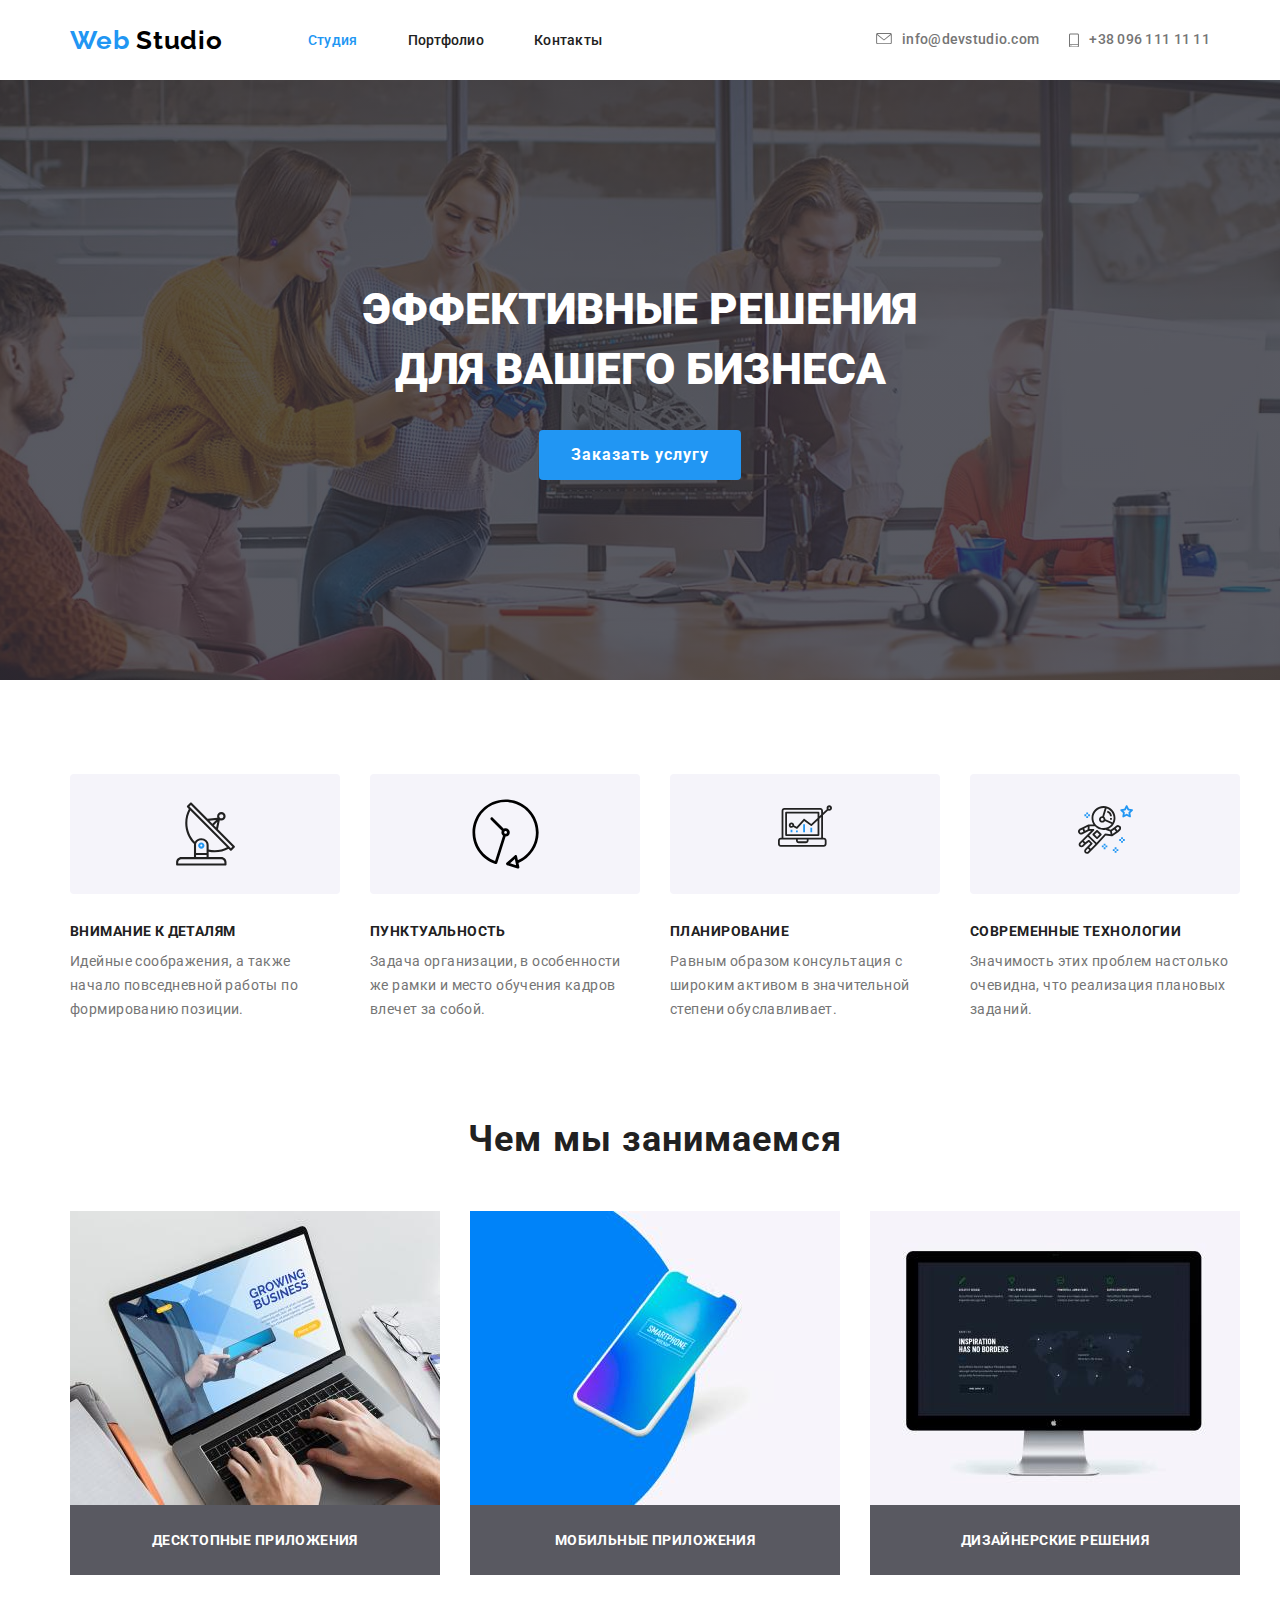
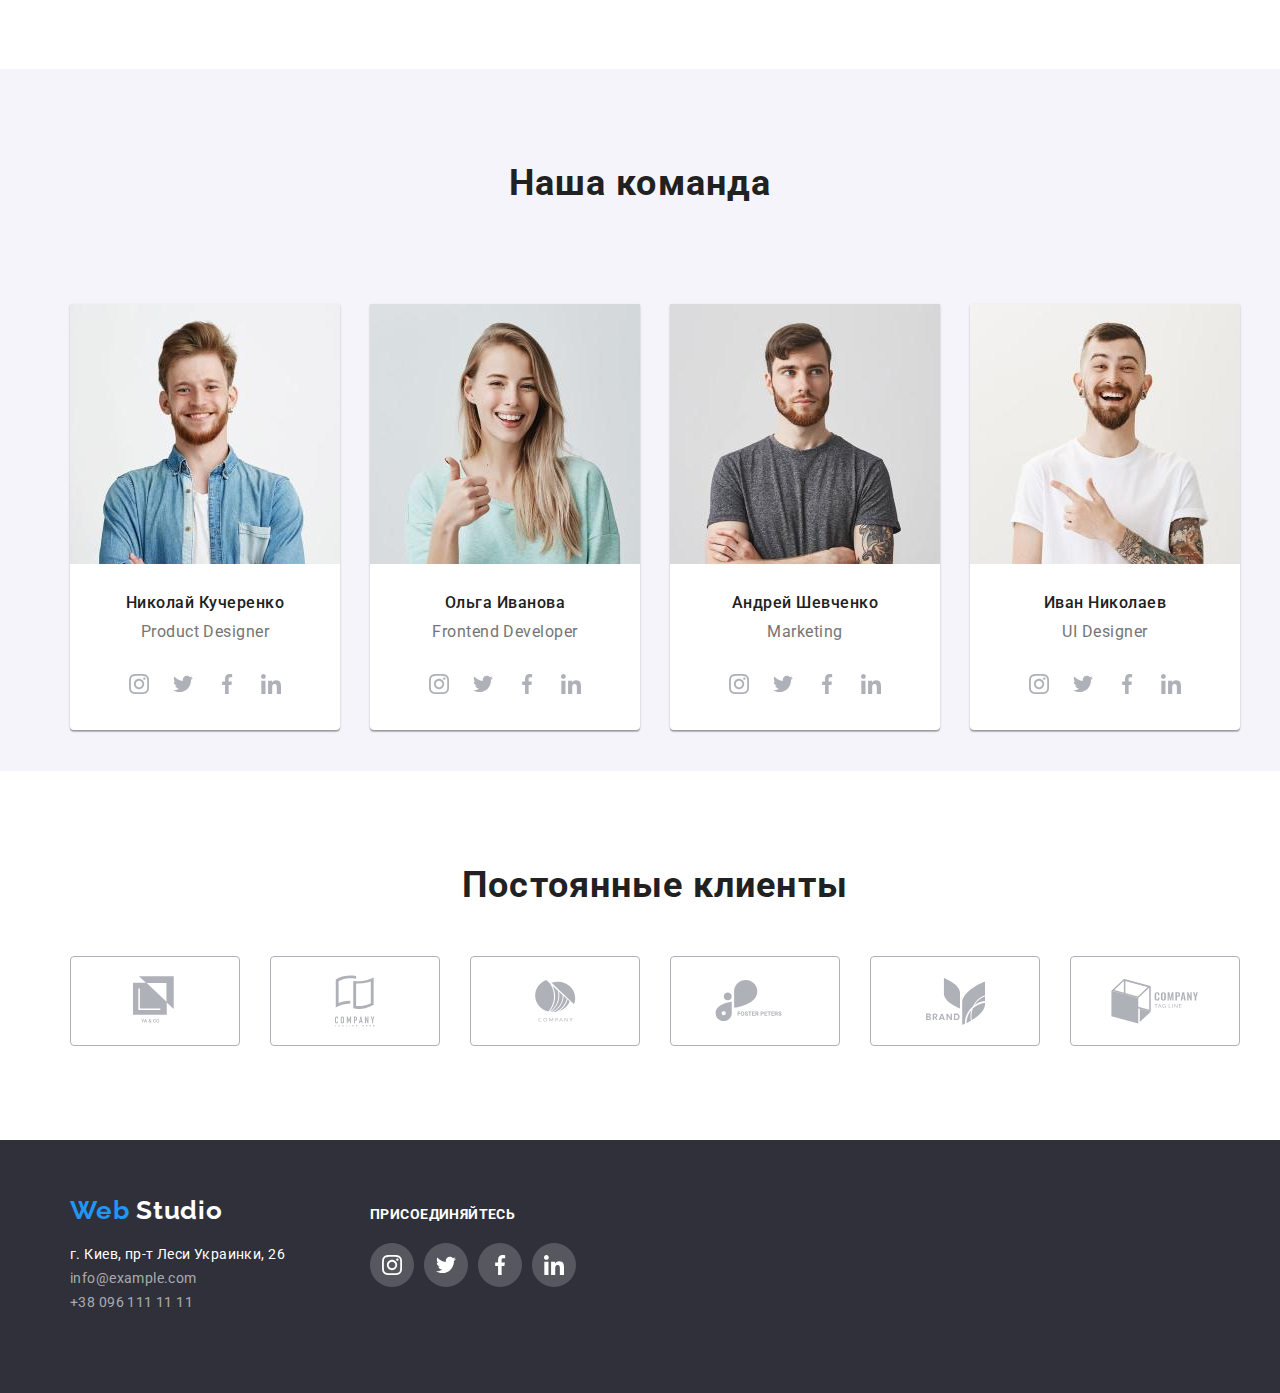
<file: index.html>
<!DOCTYPE html>
<html lang="ru">
  <head>
    <meta charset="UTF-8" />
    <meta name="viewport" content="width=device-width, initial-scale=1.0" />
    <title>Web Studio</title>
    <link
      href="https://fonts.googleapis.com/css2?family=Raleway:wght@700&family=Roboto:ital,wght@0,500;0,700;0,900;1,400&display=swap"
      rel="stylesheet"
    />
    <link rel="stylesheet" href="./css/style.css" />
  </head>
  <body>
    <!--навигация-->
    <header>
      <div class="container">
        <nav class="main-nav">
          <a class="logo" href="./index.html">
            <span class="logo-web">Web</span>
            <span class="logo-studio">Studio</span>
          </a>
          <ul class="site-nav list">
            <li class="item">
              <a href="./index.html" class="link active">Студия</a>
            </li>
            <li class="item">
              <a href="./portfolio.html" class="link">Портфолио</a>
            </li>
            <li class="item">
              <a href="" class="link">Контакты</a>
            </li>
          </ul>

          <ul class="auth-nav list">
            <li class="item">
              <a href="info@devstudio.com" class="link-namber"
                ><svg class="mail-icon">
                  <use href="./img/sprite.svg#icon-envelope"></use>
                </svg>
                info@devstudio.com
              </a>
            </li>
            <li class="item">
              <a href="tel:+380961111111" class="link-namber"
                ><svg class="tel-icon">
                  <use href="./img/sprite.svg#icon-smartphone"></use></svg
                >+38 096 111 11 11
              </a>
            </li>
          </ul>
        </nav>
      </div>
    </header>
    <main>
      <!--герой-->
      <div class="hero-box">
        <section class="hero">
          <h1 class="hero-title">
            эффективные решения<br />
            для вашего бизнеса
          </h1>
          <a href="" class="button-secondary">Заказать услугу</a>
        </section>
      </div>
      <!--feature-->

      <section class="feature">
        <div class="down container">
          <ul class="slogan list">
            <li class="slogan-up">
              <span class="slogan-img"
                ><svg class="icon" width="63" height="70">
                  <use href="./img/sprite.svg#icon-antenna"></use></svg
              ></span>
              <h3 class="slogan-title">Внимание к деталям</h3>
              <p class="text">
                Идейные соображения, а также начало повседневной работы по
                формированию позиции.
              </p>
            </li>

            <li class="slogan-up">
              <span class="slogan-img">
                <svg class="icon" width="67" height="70">
                  <use href="./img/sprite.svg#icon-Vector"></use></svg
              ></span>

              <h3 class="slogan-title">Пунктуальность</h3>
              <p class="text">
                Задача организации, в особенности же рамки и место обучения
                кадров влечет за собой.
              </p>
            </li>

            <li class="slogan-up">
              <span class="slogan-img"
                ><svg class="icon" width="70" height="54">
                  <use href="./img/sprite.svg#icon-diagram"></use></svg
              ></span>

              <h3 class="slogan-title">Планирование</h3>
              <p class="text">
                Равным образом консультация с широким активом в значительной
                степени обуславливает.
              </p>
            </li>

            <li class="slogan-up">
              <span class="slogan-img"
                ><svg class="icon" width="55" height="61">
                  <use href="./img/sprite.svg#icon-astronaut"></use></svg
              ></span>

              <h3 class="slogan-title">Современные технологии</h3>
              <p class="text">
                Значимость этих проблем настолько очевидна, что реализация
                плановых заданий.
              </p>
            </li>
          </ul>
        </div>
      </section>

      <!-- род деятельности -->
      <div class="business-box container">
        <section class="section">
          <h2 class="section-title">Чем мы занимаемся</h2>
          <ul class="direction list">
            <li class="business">
              <a href="">
                <img src="./img/img.jpg" alt="ноктбук" width="370" />
                <h3 class="feature-title">Десктопные приложения</h3></a
              >
            </li>
            <li class="business">
              <a href="">
                <img src="./img/phone.jpg" alt="смартфон" width="370" />
                <h3 class="feature-title">Мобильные приложения</h3></a
              >
            </li>
            <li class="business">
              <a href="">
                <img src="./img/монитор.jpg" alt="монитор" width="370" />
                <h3 class="feature-title">Дизайнерские решения</h3></a
              >
            </li>
          </ul>
        </section>
      </div>
      <!-- сотрудники -->
      <div class="section-background">
        <div class="container">
          <section class="section-employees">
            <h2 class="section-title our-team">Наша команда</h2>
            <ul class="team list">
              <li class="team-list">
                <img
                  class="img-team"
                  src="./img/Ёхан.jpg"
                  alt="Product Designer John Smith"
                  width="270"
                />
                <h3 class="names-title">Николай Кучеренко</h3>
                <p class="prof-text">Product Designer</p>
                <ul class="social-networks list">
                  <li class="networks-list">
                    <a href="" class="networks">
                      <svg class="icon-social">
                        <use href="./img/sprite.svg#icon-Ellipse-insta"></use>
                      </svg>
                    </a>
                  </li>
                  <li class="networks-list">
                    <a href="" class="networks"
                      ><svg class="icon-social">
                        <use
                          href="./img/sprite.svg#icon-Ellipse-tvit"
                        ></use></svg
                    ></a>
                  </li>
                  <li class="networks-list">
                    <a href="" class="networks"
                      ><svg class="icon-social">
                        <use href="./img/sprite.svg#icon-Ellipse-fa"></use></svg
                    ></a>
                  </li>
                  <li class="networks-list">
                    <a href="" class="networks"
                      ><svg class="icon-social">
                        <use href="./img/sprite.svg#icon-Ellipse"></use></svg
                    ></a>
                  </li>
                </ul>
              </li>

              <li class="team-list">
                <img
                  class="img-team"
                  src="./img/марта.jpg"
                  alt="Frontend Developer Marta Stewart"
                  width="270"
                />
                <h3 class="names-title">Ольга Иванова</h3>
                <p class="prof-text">Frontend Developer</p>
                <ul class="social-networks list">
                  <li class="networks-list">
                    <a href="" class="networks">
                      <svg class="icon-social">
                        <use href="./img/sprite.svg#icon-Ellipse-insta"></use>
                      </svg>
                    </a>
                  </li>
                  <li class="networks-list">
                    <a href="" class="networks"
                      ><svg class="icon-social">
                        <use
                          href="./img/sprite.svg#icon-Ellipse-tvit"
                        ></use></svg
                    ></a>
                  </li>
                  <li class="networks-list">
                    <a href="" class="networks"
                      ><svg class="icon-social">
                        <use href="./img/sprite.svg#icon-Ellipse-fa"></use></svg
                    ></a>
                  </li>
                  <li class="networks-list">
                    <a href="" class="networks"
                      ><svg class="icon-social">
                        <use href="./img/sprite.svg#icon-Ellipse"></use></svg
                    ></a>
                  </li>
                </ul>
              </li>

              <li class="team-list">
                <img
                  class="img-team"
                  src="./img/роберт.jpg"
                  alt="Marketing Robert Jakis"
                  width="270"
                />
                <h3 class="names-title">Андрей Шевченко</h3>
                <p class="prof-text">Marketing</p>
                <ul class="social-networks list">
                  <li class="networks-list">
                    <a href="" class="networks">
                      <svg class="icon-social">
                        <use href="./img/sprite.svg#icon-Ellipse-insta"></use>
                      </svg>
                    </a>
                  </li>
                  <li class="networks-list">
                    <a href="" class="networks"
                      ><svg class="icon-social">
                        <use
                          href="./img/sprite.svg#icon-Ellipse-tvit"
                        ></use></svg
                    ></a>
                  </li>
                  <li class="networks-list">
                    <a href="" class="networks"
                      ><svg class="icon-social">
                        <use href="./img/sprite.svg#icon-Ellipse-fa"></use></svg
                    ></a>
                  </li>
                  <li class="networks-list">
                    <a href="" class="networks"
                      ><svg class="icon-social">
                        <use href="./img/sprite.svg#icon-Ellipse"></use></svg
                    ></a>
                  </li>
                </ul>
              </li>

              <li class="team-list">
                <img
                  class="img-team"
                  src="./img/мартин.jpg"
                  alt="UI Designer Martin Doe"
                  width="270"
                />
                <h3 class="names-title">Иван Николаев</h3>
                <p class="prof-text">UI Designer</p>
                <ul class="social-networks list">
                  <li class="networks-list">
                    <a href="" class="networks">
                      <svg class="icon-social">
                        <use href="./img/sprite.svg#icon-Ellipse-insta"></use>
                      </svg>
                    </a>
                  </li>
                  <li class="networks-list">
                    <a href="" class="networks"
                      ><svg class="icon-social">
                        <use
                          href="./img/sprite.svg#icon-Ellipse-tvit"
                        ></use></svg
                    ></a>
                  </li>
                  <li class="networks-list">
                    <a href="" class="networks"
                      ><svg class="icon-social">
                        <use href="./img/sprite.svg#icon-Ellipse-fa"></use></svg
                    ></a>
                  </li>
                  <li class="networks-list">
                    <a href="" class="networks"
                      ><svg class="icon-social">
                        <use href="./img/sprite.svg#icon-Ellipse"></use></svg
                    ></a>
                  </li>
                </ul>
              </li>
            </ul>
          </section>
        </div>
      </div>
      <!-- с кем мы работаем -->
      <div class="down container">
        <section class="section">
          <h2 class="section-title">Постоянные клиенты</h2>
          <ul class="customers list">
            <li class="customer-list company-img">
              <a href="" class="company">
                <svg class="company-img" width="45" height="50">
                  <use href="./img/sprite.svg#icon-ya"></use>
                </svg>
              </a>
            </li>
            <li class="customer-list">
              <a href="" class="company"
                ><svg class="company-img" width="40" height="52">
                  <use href="./img/sprite.svg#icon-company"></use></svg
              ></a>
            </li>
            <li class="customer-list">
              <a href="" class="company"
                ><svg class="company-img" width="41" height="42">
                  <use href="./img/sprite.svg#icon-orang"></use></svg
              ></a>
            </li>
            <li class="customer-list">
              <a href="" class="company"
                ><svg class="company-img" width="80" height="42">
                  <use href="./img/sprite.svg#icon-forest"></use></svg
              ></a>
            </li>
            <li class="customer-list">
              <a href="" class="company"
                ><svg class="company-img" width="59" height="47">
                  <use href="./img/sprite.svg#icon-brend"></use></svg
              ></a>
            </li>
            <li class="customer-list">
              <a href="" class="company"
                ><svg class="company-img" width="88" height="45">
                  <use href="./img/sprite.svg#icon-teg"></use></svg
              ></a>
            </li>
          </ul>
        </section>
      </div>
    </main>
    <!-- наши контакты -->

    <footer class="footer container">
      <div class="footer-box container">
        <ul class="footer-logo list">
          <li>
            <div class="pad-logo">
              <a class="logo" href="./index.html">
                <span class="logo-web">Web</span>
                <span class="foot-logo-studio">Studio</span>
              </a>
            </div>
            <div class="address-cont">
              <address class="address">
                г. Киев, пр-т Леси Украинки, 26 <br />
                <a href="info@example.com" class="address-link"
                  >info@example.com</a
                >
                <br />
                <a href="tel:+380961111111" class="address-link"
                  >+38 096 111 11 11</a
                >
              </address>
            </div>
          </li>
          <li class="push-go">
            <b class="push">присоединяйтесь</b>
            <ul class="social-networks list">
              <li class="networks-list-footer">
                <a href="" class="networks">
                  <svg class="icon-social-fut">
                    <use href="./img/sprite.svg#icon-Ellipse-insta-fut"></use>
                  </svg>
                </a>
              </li>
              <li class="networks-list-footer">
                <a href="" class="networks"
                  ><svg class="icon-social-fut">
                    <use
                      href="./img/sprite.svg#icon-Ellipse-tvit-fut"
                    ></use></svg
                ></a>
              </li>
              <li class="networks-list-footer">
                <a href="" class="networks"
                  ><svg class="icon-social-fut">
                    <use href="./img/sprite.svg#icon-Ellipse-fa-fut"></use></svg
                ></a>
              </li>
              <li class="networks-list-footer">
                <a href="" class="networks"
                  ><svg class="icon-social-fut">
                    <use href="./img/sprite.svg#icon-Ellipse-in-fut"></use></svg
                ></a>
              </li>
            </ul>
          </li>

          <!-- <li>
            <b class="push">Подпишитесь на рассылку</b>
            <form action="#" class="go">
              <input
                type="text"
                placeholder="E-mail"
                name="Email"
                id="Email-input"
              />
              <input type="submit" value="Подписаться" />
            </form>
          </li> -->
        </ul>
      </div>
      <!-- <div class="end-box container">
        <p class="end">2020 | Developed by GoIT Students</p>
      </div> -->
    </footer>
  </body>
</html>
</file>
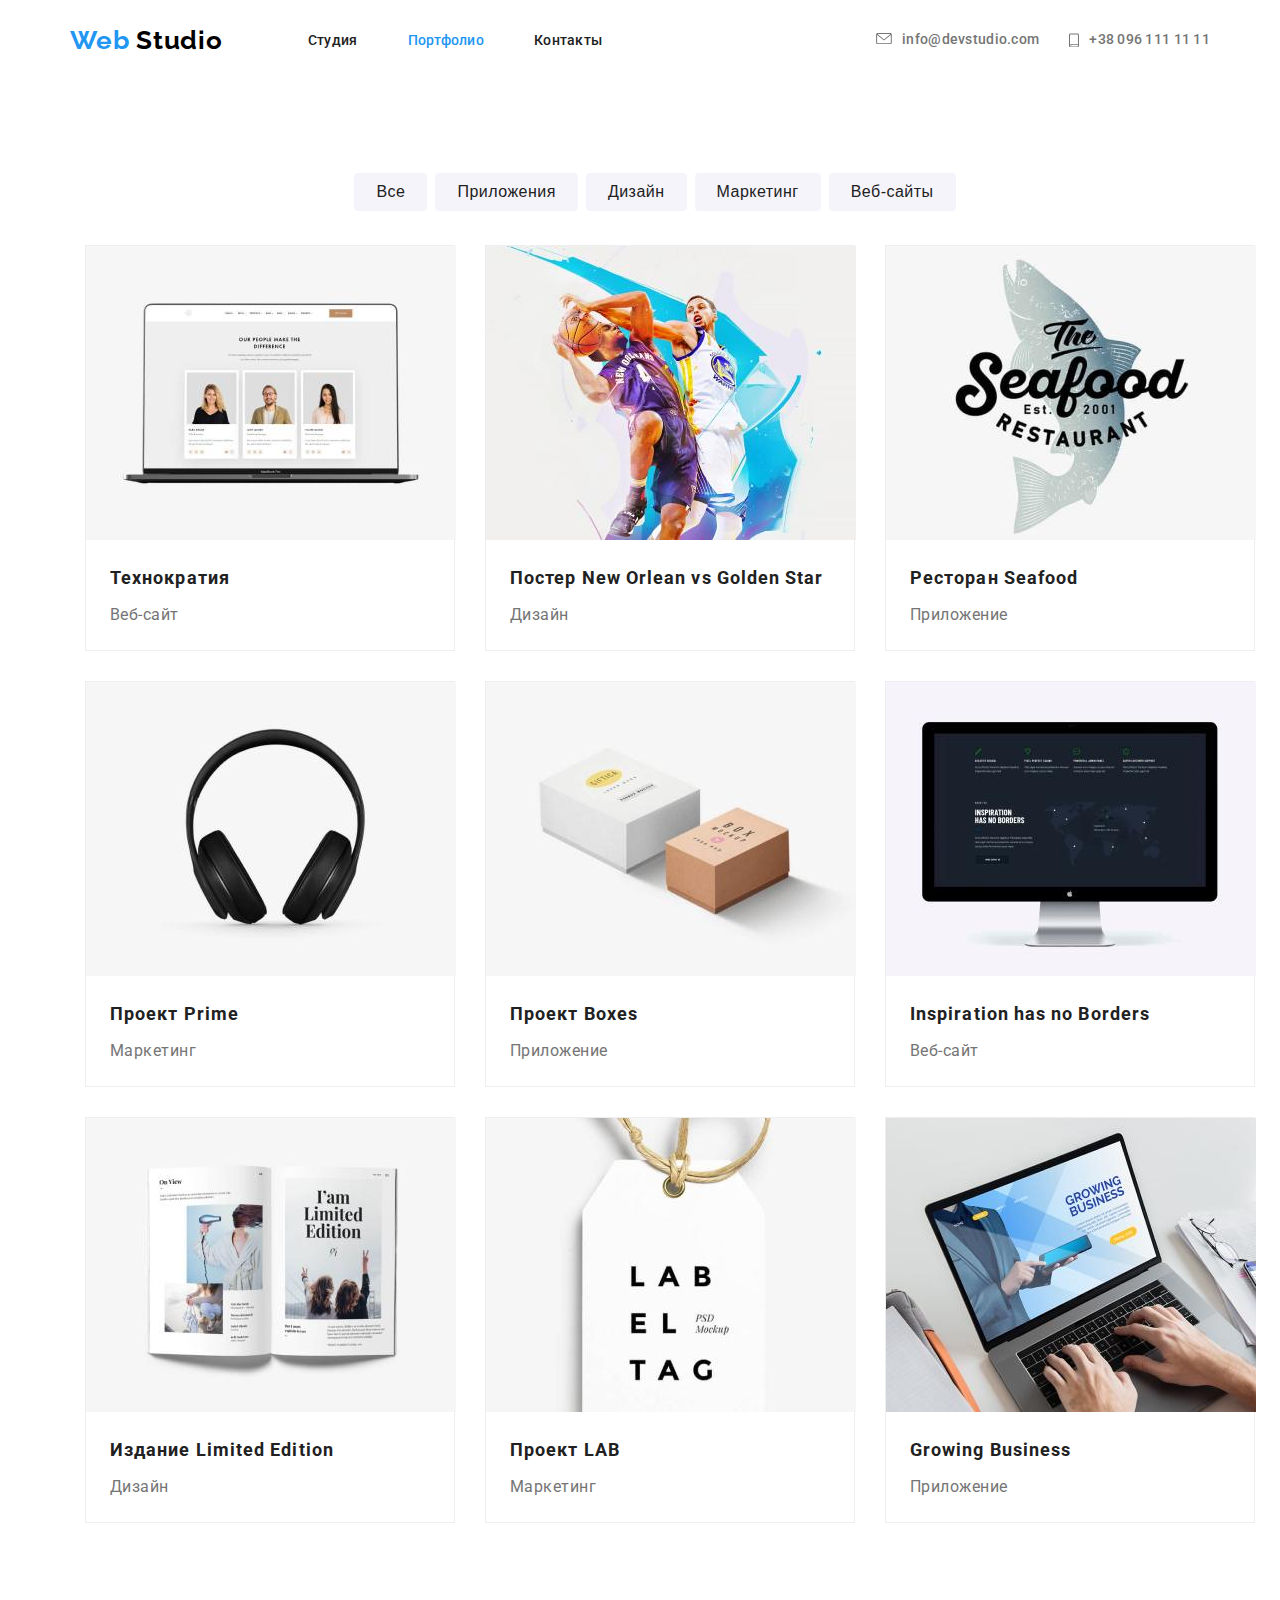
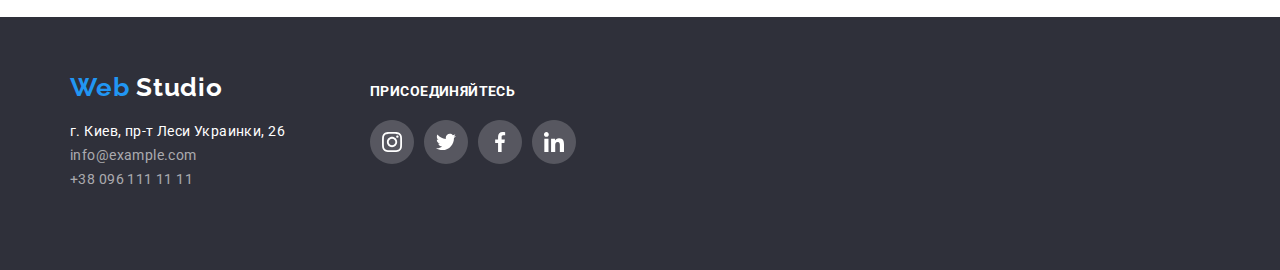
<file: portfolio.html>
<!DOCTYPE html>
<html lang="ru">
  <head>
    <meta charset="UTF-8" />
    <meta name="viewport" content="width=device-width, initial-scale=1.0" />
    <title>Web Studio</title>
    <link
      href="https://fonts.googleapis.com/css2?family=Raleway:wght@700&family=Roboto:ital,wght@0,500;0,700;0,900;1,400&display=swap"
      rel="stylesheet"
    />
    <link rel="stylesheet" href="./css/style.css" />
  </head>

  <body>
    <!--навигация-->
    <header>
      <div class="container">
        <nav class="main-nav">
          <a class="logo" href="./index.html">
            <span class="logo-web">Web</span>
            <span class="logo-studio">Studio</span>
          </a>
          <ul class="site-nav list">
            <li class="item">
              <a href="./index.html" class="link">Студия</a>
            </li>
            <li class="item">
              <a href="./portfolio.html" class="link active">Портфолио</a>
            </li>
            <li class="item">
              <a href="" class="link">Контакты</a>
            </li>
          </ul>

          <ul class="auth-nav list">
            <li class="item">
              <a href="info@devstudio.com" class="link-namber"
                ><svg class="mail-icon">
                  <use href="./img/sprite.svg#icon-envelope"></use>
                </svg>
                info@devstudio.com
              </a>
            </li>
            <li class="item">
              <a href="tel:+380961111111" class="link-namber"
                ><svg class="tel-icon">
                  <use href="./img/sprite.svg#icon-smartphone"></use></svg
                >+38 096 111 11 11
              </a>
            </li>
          </ul>
        </nav>
      </div>
    </header>
    <div class="button-nav container">
      <main>
        <!-- наши работ2 -->
        <h1 class="onli">наши рабоы</h1>
        <!-- скрытый заголовок -->
        <div class="container">
          <ul class="button-primary list">
            <li class="item">
              <button type="button" class="input">Все</button>
            </li>
            <li class="item">
              <button type="button" class="input">Приложения</button>
            </li>
            <li class="item">
              <button type="button" class="input">Дизайн</button>
            </li>
            <li class="item">
              <button type="button" class="input">Маркетинг</button>
            </li>
            <li class="item">
              <button type="button" class="input">Веб-сайты</button>
            </li>
          </ul>
        </div>

        <!-- <ul class="button list container">
          <li class="button-primary"><a href="" class="but-link">Все</a></li>
          <li class="button-primary">
            <a href="" class="but-link">Веб-сайт</a>
          </li>
          <li class="button-primary">
            <a href="" class="but-link">Приложения</a>
          </li>
          <li class="button-primary"><a href="" class="but-link">Дизайн</a></li>
          <li class="button-primary">
            <a href="" class="but-link">Маркетинг</a>
          </li>
        </ul> -->
        <div class="work-box container">
          <section class="work">
            <ul class="work-list list">
              <li class="work-item">
                <a href="" class="work-linke">
                  <div class="portfolio-image">
                    <img src="./img/комп.jpg" alt="Технократия" width="370" />

                    <p class="text-back">
                      Технокряк это современная площадка распространения
                      коронавируса. Компании используют эту платформу для
                      цифрового шпионажа и атак на защищённые сервера
                      конкурентов.
                    </p>
                  </div>
                  <div class="text-content">
                    <h2 class="work-title">Технократия</h2>
                    <p class="work-product">Веб-сайт</p>
                  </div>
                </a>
              </li>

              <li class="work-item">
                <a href="" class="work-linke">
                  <img
                    src="./img/баскет.jpg"
                    alt="платформу New Orlean vs Golden
              Star"
                    width="370"
                  />
                  <h2 class="work-title">Постер New Orlean vs Golden Star</h2>
                  <p class="work-product">Дизайн</p>
                  <!-- <p>
                  Технокряк это современная площадка распространения
                  коронавируса. Компании используют эту платформу для цифрового
                  шпионажа и атак на защищённые сервера конкурентов.
                </p> -->
                </a>
              </li>

              <li class="work-item">
                <a href="" class="work-linke">
                  <img
                    src="./img/ріба.jpg"
                    alt="Ресторан Seafood"
                    width="370"
                  />
                  <h2 class="work-title">Ресторан Seafood</h2>
                  <p class="work-product">Приложение</p>
                  <!-- <p>
                  Технокряк это современная площадка распространения
                  коронавируса. Компании используют эту платформу для цифрового
                  шпионажа и атак на защищённые сервера конкурентов.
                </p> -->
                </a>
              </li>

              <li class="work-item">
                <a href="" class="work-linke">
                  <img
                    src="./img/наушники.jpg"
                    alt="Проект Прайм"
                    width="370"
                  />
                  <h2 class="work-title">Проект Prime</h2>
                  <p class="work-product">Маркетинг</p>
                  <!-- <p>
                  Технокряк это современная площадка распространения
                  коронавируса. Компании используют эту платформу для цифрового
                  шпионажа и атак на защищённые сервера конкурентов.
                </p> -->
                </a>
              </li>

              <li class="work-item">
                <a href="" class="work-linke">
                  <img
                    src="./img/каробка.jpg"
                    alt="Проект Каробка"
                    width="370"
                  />
                  <h2 class="work-title">Проект Boxes</h2>
                  <p class="work-product">Приложение</p>
                  <!-- <p>
                  Технокряк это современная площадка распространения
                  коронавируса. Компании используют эту платформу для цифрового
                  шпионажа и атак на защищённые сервера конкурентов.
                </p> -->
                </a>
              </li>

              <li class="work-item">
                <a href="" class="work-linke">
                  <img src="./img/монитор.jpg" alt="Вдохновение" width="370" />
                  <h2 class="work-title">Inspiration has no Borders</h2>
                  <p class="work-product">Веб-сайт</p>
                  <!-- <p>
                  Технокряк это современная площадка распространения
                  коронавируса. Компании используют эту платформу для цифрового
                  шпионажа и атак на защищённые сервера конкурентов.
                </p> -->
                </a>
              </li>

              <li class="work-item">
                <a href="" class="work-linke">
                  <img
                    src="./img/книга.jpg"
                    alt="огрониченое издание"
                    width="370"
                  />
                  <h2 class="work-title">Издание Limited Edition</h2>
                  <p class="work-product">Дизайн</p>
                  <!-- <p>
                  Технокряк это современная площадка распространения
                  коронавируса. Компании используют эту платформу для цифрового
                  шпионажа и атак на защищённые сервера конкурентов.
                </p> -->
                </a>
              </li>

              <li class="work-item">
                <a href="" class="work-linke">
                  <img src="./img/бирка.jpg" alt="Проект LAB" width="370" />
                  <h2 class="work-title">Проект LAB</h2>
                  <p class="work-product">Маркетинг</p>
                  <!-- <p>
                  Технокряк это современная площадка распространения
                  коронавируса. Компании используют эту платформу для цифрового
                  шпионажа и атак на защищённые сервера конкурентов.
                </p> -->
                </a>
              </li>

              <li class="work-item">
                <a href="" class="work-linke">
                  <img src="./img/img.jpg" alt="Рост бизнеса" width="370" />
                  <h2 class="work-title">
                    Growing Business
                  </h2>
                  <p class="work-product">Приложение</p>
                </a>
              </li>
            </ul>
          </section>
        </div>
      </main>
    </div>
    <footer class="footer container">
      <div class="footer-box container">
        <ul class="footer-logo list">
          <li>
            <div class="pad-logo">
              <a class="logo" href="./index.html">
                <span class="logo-web">Web</span>
                <span class="foot-logo-studio">Studio</span>
              </a>
            </div>
            <div class="address-cont">
              <address class="address">
                г. Киев, пр-т Леси Украинки, 26 <br />
                <a href="info@example.com" class="address-link"
                  >info@example.com</a
                >
                <br />
                <a href="tel:+380961111111" class="address-link"
                  >+38 096 111 11 11</a
                >
              </address>
            </div>
          </li>
          <li class="push-go">
            <b class="push">присоединяйтесь</b>
            <ul class="social-networks list">
              <li class="networks-list-footer">
                <a href="" class="networks">
                  <svg class="icon-social-fut">
                    <use href="./img/sprite.svg#icon-Ellipse-insta-fut"></use>
                  </svg>
                </a>
              </li>
              <li class="networks-list-footer">
                <a href="" class="networks"
                  ><svg class="icon-social-fut">
                    <use
                      href="./img/sprite.svg#icon-Ellipse-tvit-fut"
                    ></use></svg
                ></a>
              </li>
              <li class="networks-list-footer">
                <a href="" class="networks"
                  ><svg class="icon-social-fut">
                    <use href="./img/sprite.svg#icon-Ellipse-fa-fut"></use></svg
                ></a>
              </li>
              <li class="networks-list-footer">
                <a href="" class="networks"
                  ><svg class="icon-social-fut">
                    <use href="./img/sprite.svg#icon-Ellipse-in-fut"></use></svg
                ></a>
              </li>
            </ul>
          </li>

          <!-- <li>
                <b class="push">Подпишитесь на рассылку</b>
                <form action="#" class="go">
                  <input
                    type="text"
                    placeholder="E-mail"
                    name="Email"
                    id="Email-input"
                  />
                  <input type="submit" value="Подписаться" />
                </form>
              </li> -->
        </ul>
      </div>
      <!-- <div class="end-box container">
            <p class="end">2020 | Developed by GoIT Students</p>
          </div> -->
    </footer>
  </body>
</html>
</file>
<file: css/style.css>
html {
  box-sizing: border-box;
}

*,
*::before,
*::after {
  box-sizing: inherit;
}

:root {
  --main-text-color: #757575;
  --titel-text-color: #212121;
  --accent-color: #2196f3;
  --primary-button-bg-color: #2196f3;
  --logo-web-text-color: #2196f3;
  --logo-studio-text-color: #000000;
  --nav-link: #212121;
  --white-color: #ffffff;
}
body {
  margin: 0;
  background-color: #ffffff;
  color: var(--main-text-color);
  font-family: roboto, sans-serif;
}
a {
  text-decoration: none;
}
img {
  display: block;
}
/* обнуление спска точки */
.list {
  margin: 0;
  padding: 0;
  list-style: none;
}

/* навигация */

.main-nav {
  height: 80px;
  display: flex;
  align-items: center;
}
.container {
  margin-left: auto;
  margin-right: auto;
  width: 1170px;
  padding-right: 15px;
  padding-left: 15px;
  /* outline: 2px solid blueviolet; */
}
/* логотип компании */
.logo {
  font-family: Raleway, sans-serif;
  font-weight: 700;
  font-size: 26px;
  line-height: 0.8;
  letter-spacing: 0.03em;
}
.logo:hover {
  color: var(--accent-color);
}
.logo-web {
  color: var(--logo-web-text-color);
}
.logo-studio {
  color: var(--logo-studio-text-color);
}
.foot-logo-studio {
  color: var(--white-color);
}
/* навигация */
.site-nav {
  display: flex;
  margin-left: 85px;
}
.site-nav .item + .item {
  margin-left: 50px;
}
.site-nav .link {
  display: block;
  padding-top: 32px;
  padding-bottom: 32px;

  color: var(--nav-link);
  font-weight: 500;
  font-size: 14px;
  line-height: 0.87px;
  letter-spacing: 0.02em;
}

.site-nav .link:hover,
.site-nav .link:focus {
  color: var(--accent-color);
}
.auth-nav {
  display: inline-flex;
  margin-left: auto;

  font-weight: 500;
  font-size: 14px;
  line-height: 1.14;
  letter-spacing: 0.02em;
}
.auth-nav .item + .item {
  margin-left: 30px;
}
.site-nav .link.active {
  color: #2196f3;
}

.auth-nav .link-namber {
  display: inline-flex;
  padding-top: 32px;
  padding-bottom: 32px;

  color: var(--main-text-color);
  font-weight: 500;
  font-size: 14px;
  line-height: 0.87;
  letter-spacing: 0.02em;
}
.auth-nav a:hover,
.auth-nav a:focus {
  color: var(--accent-color);
  --color5: var(--accent-color);
}
/* .item .link-namber a:hover,
.item .link-namber a:focus {
  color: var(--accent-color);
} */
.link-namber {
  color: var(--main-text-color);
  font-weight: 500;
  font-size: 14px;
  line-height: 1.14;
}
/* .mail-icon:hover,
.mail-icon:focus {
  --color5: var(--accent-color);
} */
.mail-icon {
  width: 16px;
  height: 11.2px;
  margin-right: 10px;
  fill: #757575;
  fill: currentColor;
}
/* .tel-icon:hover,
.tel-icon:focus {
  --color5: var(--accent-color);
} */
.tel-icon {
  width: 10px;
  height: 14.94px;
  margin-right: 10px;
  fill: #757575;
  fill: currentColor;
}

/* скрытый h1 */
.onli {
  display: none;
}
/* герой */
.hero-box {
  background-image: linear-gradient(
      rgba(47, 48, 58, 0.8),
      rgba(47, 48, 58, 0.8)
    ),
    url('../img/Header-img.jpg');
  background-position: center;
  background-size: cover;
  background-repeat: no-repeat;
  width: 100%;
  height: 600px;
  /* background-color: var(--main-text-color); */
}
.hero {
  text-align: center;
}
.hero-title {
  margin-top: 0;
  margin-bottom: 30px;
  padding-top: 200px;

  color: var(--white-color);
  font-weight: 900;
  font-size: 44px;
  line-height: 1.36;
  text-transform: uppercase;
}

/* заголовки */
.section-title {
  font-weight: 700;
  font-size: 36px;
  line-height: 1.16;
  text-align: center;
  letter-spacing: 0.03em;
}

/* фючерс */
.slogan {
  display: flex;
}
.icon-dia {
  display: block;

  padding: 33px 100px;
  border-radius: 4px;
  text-align: center;
  background-color: #f5f4fa;
}
.slogan .slogan-up + .slogan-up {
  margin-left: 30px;
}
.slogan-title {
  margin-top: 30px;
  margin-bottom: 10px;

  font-weight: 700;
  font-size: 14px;
  line-height: 1.14;
  letter-spacing: 0.03em;
  text-transform: uppercase;
  color: var(--titel-text-color);
}
.feature-title {
  height: 70px;
  width: 370px;
  padding-top: 27px;
  padding-bottom: 27px;
  margin: 0;
  background-color: rgba(47, 48, 58, 0.8);

  font-size: 14px;

  text-align: center;
  letter-spacing: 0.03em;
  text-transform: uppercase;
  color: var(--white-color);
}

.feature .text {
  width: 270px;
  height: 75px;
  margin-top: 0;
  margin-bottom: 0;
  font-weight: normal;
  font-size: 14px;
  line-height: 1.71;
  letter-spacing: 0.03em;
}

.down {
  padding-top: 94px;
  padding-bottom: 94px;
}

/* род деятельности */
.section {
  margin-right: 215px;
  width: 1170px;
}
.direction {
  display: flex;
}
.business-box {
  margin-bottom: 94px;
}
.direction .business + .business {
  margin-left: 30px;
}

/* сотрудники */
.icon-social {
  width: 44px;
  height: 44px;
}

.networks {
  display: flex;
  width: 44px;
  height: 44px;
  border-radius: 50%;
  justify-content: center;
  align-items: center;
}
.icon-social:hover {
  --color4: var(--accent-color);
  --color3: var(--white-color);
}
.networks-list {
  justify-content: space-evenly;
}
.team-list {
  box-shadow: 0px 2px 1px rgba(0, 0, 0, 0.2), 0px 1px 1px rgba(0, 0, 0, 0.14),
    0px 1px 3px rgba(0, 0, 0, 0.12);
  border-radius: 0px 0px 4px 4px;
}
.team .team-list + .team-list {
  margin-left: 30px;
}
.team .team-list {
  width: 270px;
  background-color: var(--white-color);
}
.names-title {
  margin-top: 0;
  margin-bottom: 10px;
  color: var(--titel-text-color);
  font-weight: 500;
  font-size: 16px;
  line-height: 1.18;
  text-align: center;
  letter-spacing: 0.03em;
}
.team {
  display: flex;
  width: 1170px;
  padding-top: 50px;
}
/* заголовок с падингом */
.our-team {
  padding-top: 94px;
}

.img-team {
  margin-bottom: 30px;
}
.section-background {
  margin-left: auto;
  margin-right: auto;
  width: 100%;
  height: 702px;
  background-color: #f5f4fa;
}
.social-networks {
  justify-content: center;
  display: flex;
  padding-top: 20px;
  padding-bottom: 24px;
}

.section-employees {
  justify-content: center;
}
.team .social-networks .networks:hover,
.social-networks .networks:focus {
  color: var(--accent-color);
  list-style: none;
}
.prof-text {
  margin-top: 0;
  margin-bottom: 0;
  font-weight: normal;
  font-size: 16px;
  line-height: 1.18;
  text-align: center;
  letter-spacing: 0.03em;
}
/* клиенты */
/* цвет текста заголовка */
.section-title {
  margin-top: 0;
  margin-bottom: 50px;
  color: var(--titel-text-color);
}
.customers {
  display: flex;
  justify-content: space-between;
  margin-top: 50px;
}
.customers .customer-list + .customer-list {
  margin-left: 30px;
}
.company {
  display: inline-flex;
  align-items: center;
  justify-content: center;
  width: 170px;
  height: 90px;
  border: 1px solid #afb1b8;
  box-sizing: border-box;
  border-radius: 4px;
}
/* .customers.customer-list:hover,
.customers.customer-list:focus {
  border-color: var(--accent-color);
} */
.company:hover,
.company:focus {
  border-color: var(--accent-color);
}

.company:hover,
.company:focus {
  --color3: var(--accent-color);
}

.slogan-img {
  display: block;
  width: 270px;
  height: 120px;

  padding: 25px 100px;
  border-radius: 4px;
  text-align: center;
  background-color: #f5f4fa;
}

/* подвал */
.footer {
  margin-left: auto;
  margin-right: auto;
  width: 100%;
  height: 253px;
  background-color: #2f303a;
}
.networks-list-footer {
  margin-right: 10px;
}
.networks-list-footer:last-child {
  margin-right: 0;
}
.footer-box {
  height: 193px;
}
.footer-logo {
  display: flex;
  align-items: baseline;
}
.footer-logo .pad-logo {
  padding-top: 60px;
}
.address-cont {
  width: 231px;

  padding-top: 20px;
}
.networks-list-footer {
  border-radius: 50px;
  background-color: rgba(255, 255, 255, 0.1);
}

.networks-list-footer:hover,
.networks-list-footer:focus {
  background-color: var(--accent-color);
}
.icon-social-fut {
  fill: #fff;
}

.address .address-link:hover,
.address .address-link:focus {
  color: var(--accent-color);
}
.address {
  display: inline-block;
  font-style: normal;
  font-weight: normal;
  font-size: 14px;
  line-height: 1.71;
  letter-spacing: 0.03em;
  color: #ffffff;
}
.address-link {
  padding-top: 9px;
  font-weight: 400;
  font-size: 14px;
  line-height: 1.71;
  letter-spacing: 0.03em;
  color: rgba(255, 255, 255, 0.6);
}
.push-go {
  padding-top: 57px;
  padding-left: 69px;
}
.push {
  justify-content: flex-start;
  font-weight: 700;
  font-size: 14px;
  line-height: 1.14;
  letter-spacing: 0.03em;
  text-transform: uppercase;
  color: #ffffff;
}
.go:hover,
.go:focus {
  color: var(--accent-color);
}
.end-box {
  border-top: 1px solid rgba(255, 255, 255, 0.1);
}
.end {
  margin: 0;
  padding-top: 18px;
  padding-bottom: 21px;
  font-size: 12px;
  line-height: 2;
  text-align: center;
  letter-spacing: 0.03em;
  color: rgba(255, 255, 255, 0.4);
}

/* портфолио */
.work-box {
  flex-wrap: wrap;
  margin-bottom: 94px;
}
.work-list {
  width: 1170px;
  display: flex;
  flex-wrap: wrap;
  color: var(--main-text-color);
}
.work-list .work-item {
  margin-right: 30px;
  margin-bottom: 30px;
  width: calc((100% - 30px * 2) / 3);
  box-sizing: border-box;
  border: 1px solid #eeeeee;
}

.work-item:nth-child(3n) {
  margin-right: 0;
}
.work-item:nth-last-child(-n + 3) {
  margin-bottom: 0px;
}
.work-title {
  margin-top: 0;
  margin-bottom: 0;
  padding-top: 20px;
  padding-left: 24px;
  font-weight: 700;
  font-size: 18px;
  line-height: 2;
  letter-spacing: 0.06em;
  color: var(--titel-text-color);
}
.work-product {
  margin-top: 0;
  margin-bottom: 0;
  padding-bottom: 20px;
  padding-top: 4px;
  padding-left: 24px;
  font-weight: 400;
  font-size: 16px;
  line-height: 1.87;
  letter-spacing: 0.03em;
}
.work-linke {
  display: inline-block;
  color: var(--main-text-color);
}
.portfolio-image {
  position: relative;
}
.text-back {
  position: absolute;
  margin: 0;
  top: 0px;
  left: 0px;
  width: 100%;
  height: 100%;

  padding: 63px 24px;
  background-color: rgba(33, 150, 243, 0.9);
  font-weight: normal;
  font-size: 18px;
  line-height: 28px;
  color: #ffffff;

  opacity: 0;
}
.text-back:hover {
  opacity: 1;
}
.work-item .work-linke:hover,
.work-item .work-linke:focus {
  box-shadow: 1px 4px 6px rgba(0, 0, 0, 0.16), 0px 4px 4px rgba(0, 0, 0, 0.06),
    0px 1px 1px rgba(0, 0, 0, 0.12);
}

/* button */

.input {
  background-color: #f5f4fa;
  font-weight: 500;
  font-size: 16px;
  line-height: 1.62;
  text-align: center;
  letter-spacing: 0.03em;
  color: var(--titel-text-color);
  border-radius: 4px;
  border: 0px;
  padding: 6px 22px;
}
.button-primary {
  display: flex;
  justify-content: center;
  padding-bottom: 34px;
}
.button-nav {
  margin-top: 93px;
}
.button-primary .item + .item {
  margin-left: 8px;
}
.input:hover,
.input:focus {
  color: var(--white-color);
  background: var(--accent-color);
}

/* 




.button .button-primary .but-link:hover,
.button .button-primary .but-link:focus {
  color: var(--accent-color);
}
.button-primary {
  display: inline-block;
  border-radius: 4px;
  padding: 10px 32px;

  text-align: center;
  background-color: #f5f4fa;
}

.button .button-primary + .button-primary {
  margin-left: 8px;
} */

.button-secondary {
  background: var(--primary-button-bg-color);
  color: #ffffff;
  font-weight: bold;
  font-size: 16px;
  line-height: 1.87;
  align-items: center;
  text-align: center;
  letter-spacing: 0.06em;

  display: inline-block;
  border-radius: 4px;
  padding: 10px 32px;

  text-align: center;
}
/* #212121 цвет заголовкав */
/* #757575 цвет абзатцов */
/* второая часть цвет лого #000000 */
/* #2196F3 первоя часть лого */
/* font-family: Roboto; */
/* акцент #2196F3 */
/* цвет фона первичный #FFFFFF;*/
/* вторичны цвет фона #F5F4FA */
/* цвет футера #2F303A; */
</file>
